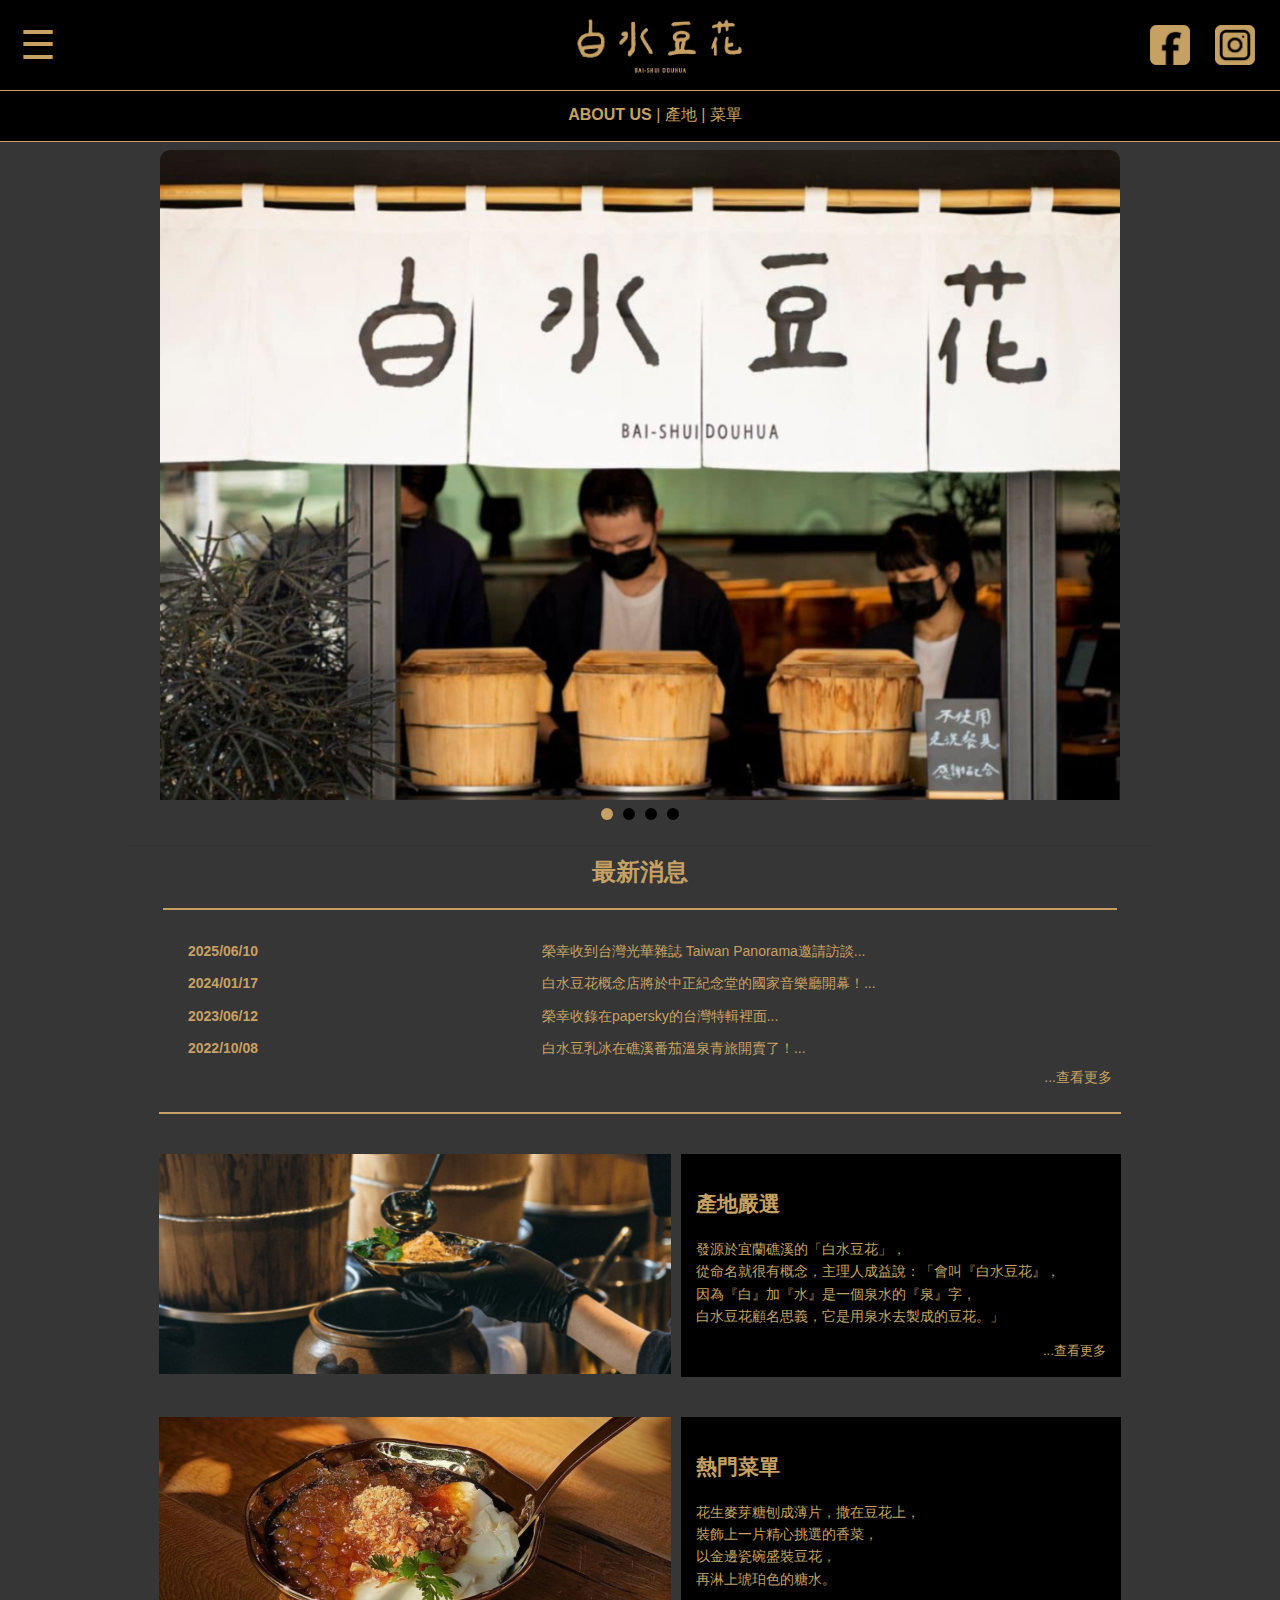
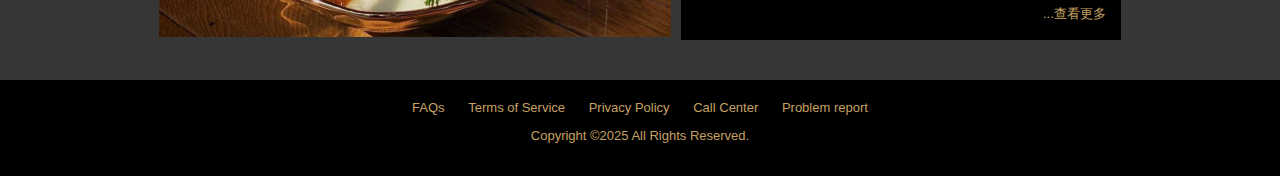
<file: BAISHUI/index.html>
<!DOCTYPE html>
<html lang="zh-Hant">
<head>
  <meta charset="UTF-8">
  <meta name="viewport" content="width=device-width, initial-scale=1.0">
  <title>白水豆花-首頁</title>
  <link rel="stylesheet" href="style.css">
</head>
<body>
  <!-- 頂部導覽列 -->
  <header class="navbar">
    <div class="menu-icon">☰</div>
    <div class="logo">
      <img src="./photo/BS LOGO.png">
    </div>
    <div class="icons">
      <a href="https://www.facebook.com/baishuidouhua/?locale=zh_TW" target="_blank">
        <img src="./photo/fb icon.png" alt="Facebook">
      </a>
      <a href="https://www.instagram.com/baishuidouhua/" target="_blank">
        <img src="./photo/ig icon.png" alt="Instagram">
      </a>
    </div>
  </header>

  <!-- 主選單 -->
<nav class="main-nav">
  <a href="index.html" class="active">ABOUT US</a> |
  <a href="origin.html">產地</a> |
  <a href="menu.html">菜單</a>
</nav>

  <!-- 輪播圖區 -->
  <section class="carousel">
    <!-- Radio 按鈕控制每張圖片 -->
  <input type="radio" name="slider" id="slide1" checked>
  <input type="radio" name="slider" id="slide2">
  <input type="radio" name="slider" id="slide3">
  <input type="radio" name="slider" id="slide4">

  <div class="carousel-inner">
    <div class="slide">
      <img src="./photo/輪播1.png" alt="圖1">
    </div>
    <div class="slide">
      <img src="./photo/輪播2.png" alt="圖2">
    </div><div class="slide">
      <img src="./photo/輪播3.png" alt="圖3">
    </div><div class="slide">
      <img src="./photo/輪播4.png" alt="圖4">
    </div>
  </div>
  <!-- 手動切換按鈕 -->
  <div class="carousel-controls">
    <label for="slide1" class="dot"></label>
    <label for="slide2" class="dot"></label>
    <label for="slide3" class="dot"></label>
    <label for="slide4" class="dot"></label>
  </div>
  </section>

  <!-- 最新消息 -->
  <section class="news">
    <h2>最新消息</h2>
    <hr class="divider">
    <div class="news-list">
      <p><span class="date">2025/06/10</span> 榮幸收到台灣光華雜誌 Taiwan Panorama邀請訪談...</p>
      <p><span class="date">2024/01/17</span> 白水豆花概念店將於中正紀念堂的國家音樂廳開幕！...</p>
      <p><span class="date">2023/06/12</span> 榮幸收錄在papersky的台灣特輯裡面...</p>
      <p><span class="date">2022/10/08</span> 白水豆乳冰在礁溪番茄溫泉青旅開賣了！...</p>
    </div>

    <div class="more">...查看更多</div>
  </section>

  <hr class="divider1">

  <!-- 產地嚴選 -->
  <section class="section">
    <div class="image"><img src="./photo/產地嚴選.png"></div>
    <div class="text">
      <h2>產地嚴選</h2>
      <p>發源於宜蘭礁溪的「白水豆花」，<br>
         從命名就很有概念，主理人成益說：「會叫『白水豆花』，<br>
         因為『白』加『水』是一個泉水的『泉』字，<br>
         白水豆花顧名思義，它是用泉水去製成的豆花。」</p>
      <div class="more2">
        <a href="origin.html">...查看更多</a>
      </div>
    </div>
  </section>

    <!-- 熱門菜單 -->
  <section class="section">
    <div class="image"><img src="./photo/熱門菜單.png"></div>
    <div class="text">
      <h2>熱門菜單</h2>
      <p>花生麥芽糖刨成薄片，撒在豆花上，<br>
         裝飾上一片精心挑選的香菜，<br>
         以金邊瓷碗盛裝豆花，<br>
         再淋上琥珀色的糖水。</p>
      <div class="more2">
        <a href="menu.html">...查看更多</a>
      </div>
    </div>
  </section>

  <!-- 頁尾 -->
  <footer class="footer">
    <div class="footer-links">
      <a href="#">FAQs</a>
      <a href="#">Terms of Service</a>
      <a href="#">Privacy Policy</a>
      <a href="#">Call Center</a>
      <a href="#">Problem report</a>
    </div>
    <p class="copyright">Copyright ©2025 All Rights Reserved.</p>
  </footer>
</body>
</html>
</file>
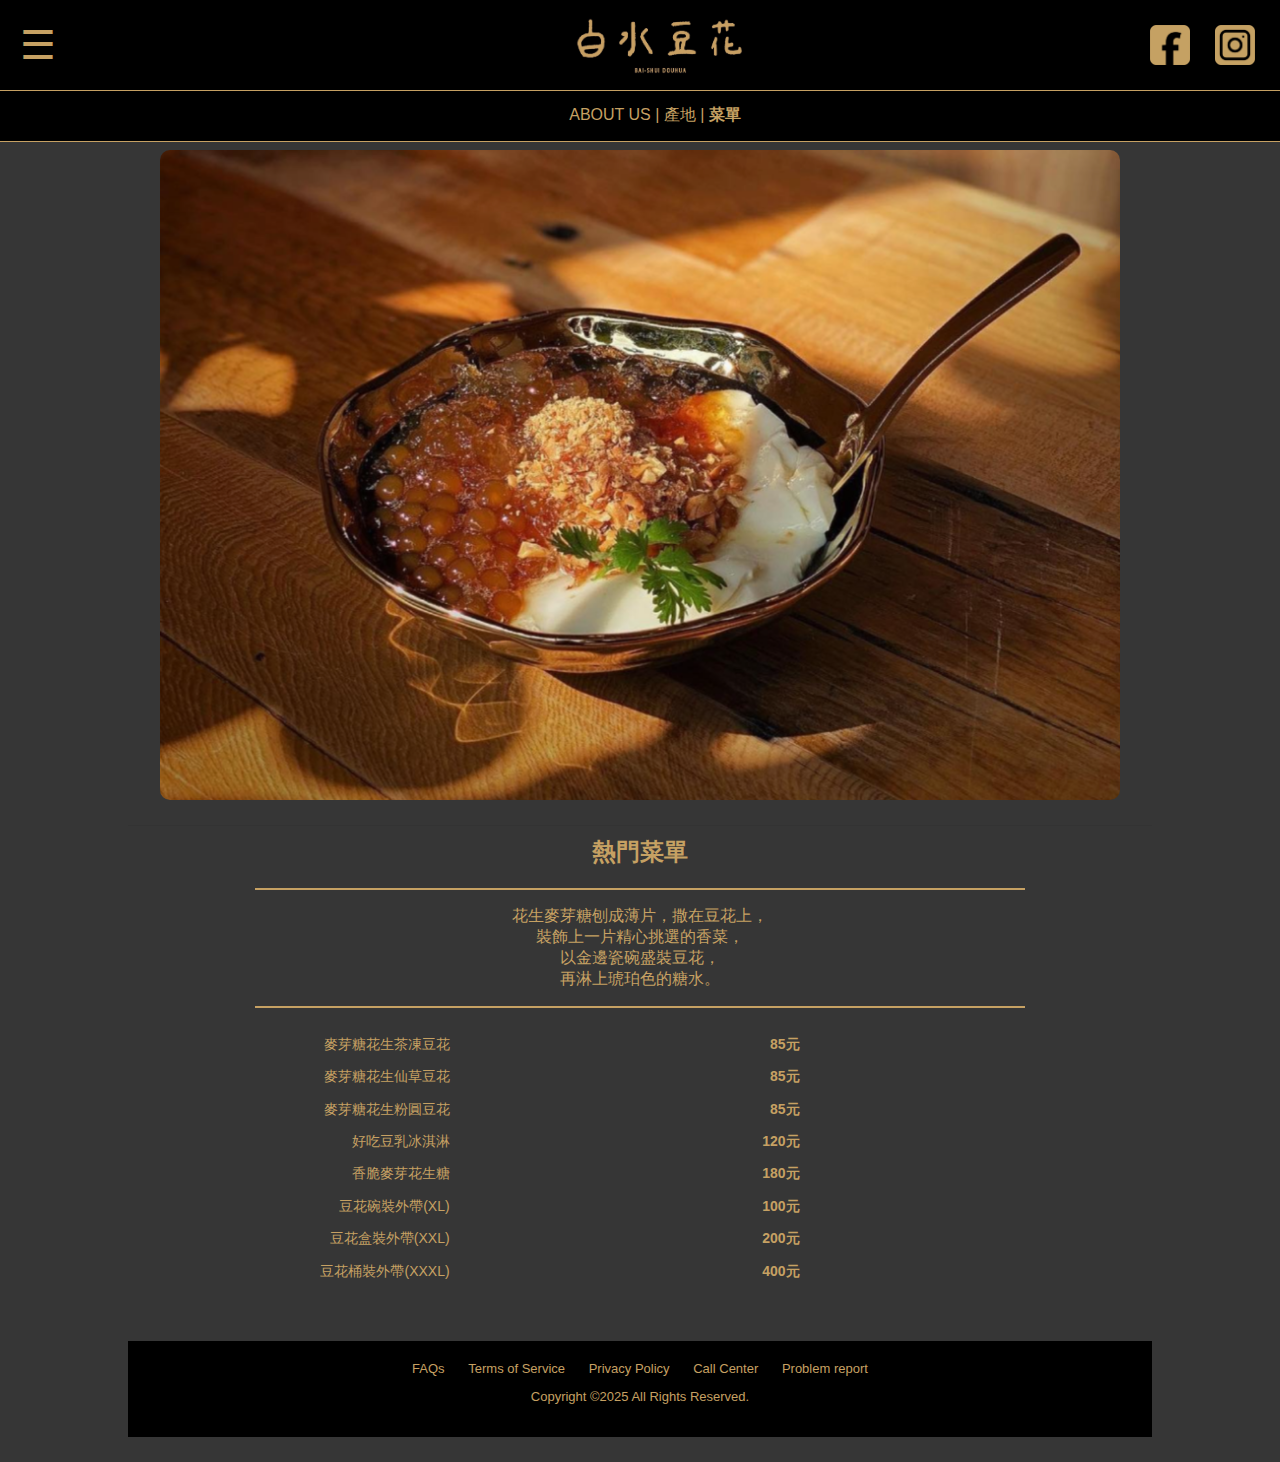
<file: BAISHUI/menu.html>
<!DOCTYPE html>
<html lang="zh-Hant">
<head>
  <meta charset="UTF-8">
  <meta name="viewport" content="width=device-width, initial-scale=1.0">
  <title>白水豆花-菜單</title>
  <link rel="stylesheet" href="style.css">
</head>
<body>
  <!-- 導覽列 -->
  <header class="navbar">
    <div class="menu-icon">☰</div>
    <div class="logo">
      <img src="./photo/BS LOGO.png">
    </div>
    <div class="icons">
      <a href="https://www.facebook.com/baishuidouhua/?locale=zh_TW" target="_blank">
        <img src="./photo/fb icon.png" alt="Facebook">
      </a>
      <a href="https://www.instagram.com/baishuidouhua/" target="_blank">
        <img src="./photo/ig icon.png" alt="Instagram">
      </a>
    </div>
  </header>

  <!-- 主選單 -->
<nav class="main-nav">
  <a href="index.html">ABOUT US</a> |
  <a href="origin.html">產地</a> |
  <a href="menu.html" class="active">菜單</a>
</nav>

  <!-- 單張圖片區 -->
<section class="carousel">
  <div class="carousel-inner">
    <div class="slide">
      <img src="./photo/熱門菜單.png" alt="熱門菜單">
    </div>
  </div>
</section>

  <!-- 產地內容區 -->
  <section class="news">
    <h2>熱門菜單</h2>

     <hr class="divider1">
    <p>
        花生麥芽糖刨成薄片，撒在豆花上，<br>
        裝飾上一片精心挑選的香菜，<br>
        以金邊瓷碗盛裝豆花，<br>
        再淋上琥珀色的糖水。
        <br>
    </p>

     <hr class="divider1">

   <section class="menu">
    <div class="menu-list">
      <p>麥芽糖花生茶凍豆花<span class="prise">85元</span></p>
      <p>麥芽糖花生仙草豆花<span class="prise">85元</span></p>
      <p>麥芽糖花生粉圓豆花<span class="prise">85元</span></p>
      <p>好吃豆乳冰淇淋<span class="prise">120元</span></p>
      <p>香脆麥芽花生糖<span class="prise">180元</span></p>
      <p>豆花碗裝外帶(XL)<span class="prise">100元</span></p>
      <p>豆花盒裝外帶(XXL)<span class="prise">200元</span></p>
      <p>豆花桶裝外帶(XXXL)<span class="prise">400元</span></p>
    </div>
        <p>
            <br>
    </p>
  </section>
  

  <!-- 頁尾 -->
  <footer class="footer">
    <div class="footer-links">
      <a href="#">FAQs</a>
      <a href="#">Terms of Service</a>
      <a href="#">Privacy Policy</a>
      <a href="#">Call Center</a>
      <a href="#">Problem report</a>
    </div>
    <p class="copyright">Copyright ©2025 All Rights Reserved.</p>
  </footer>
</body>
</html>
</file>
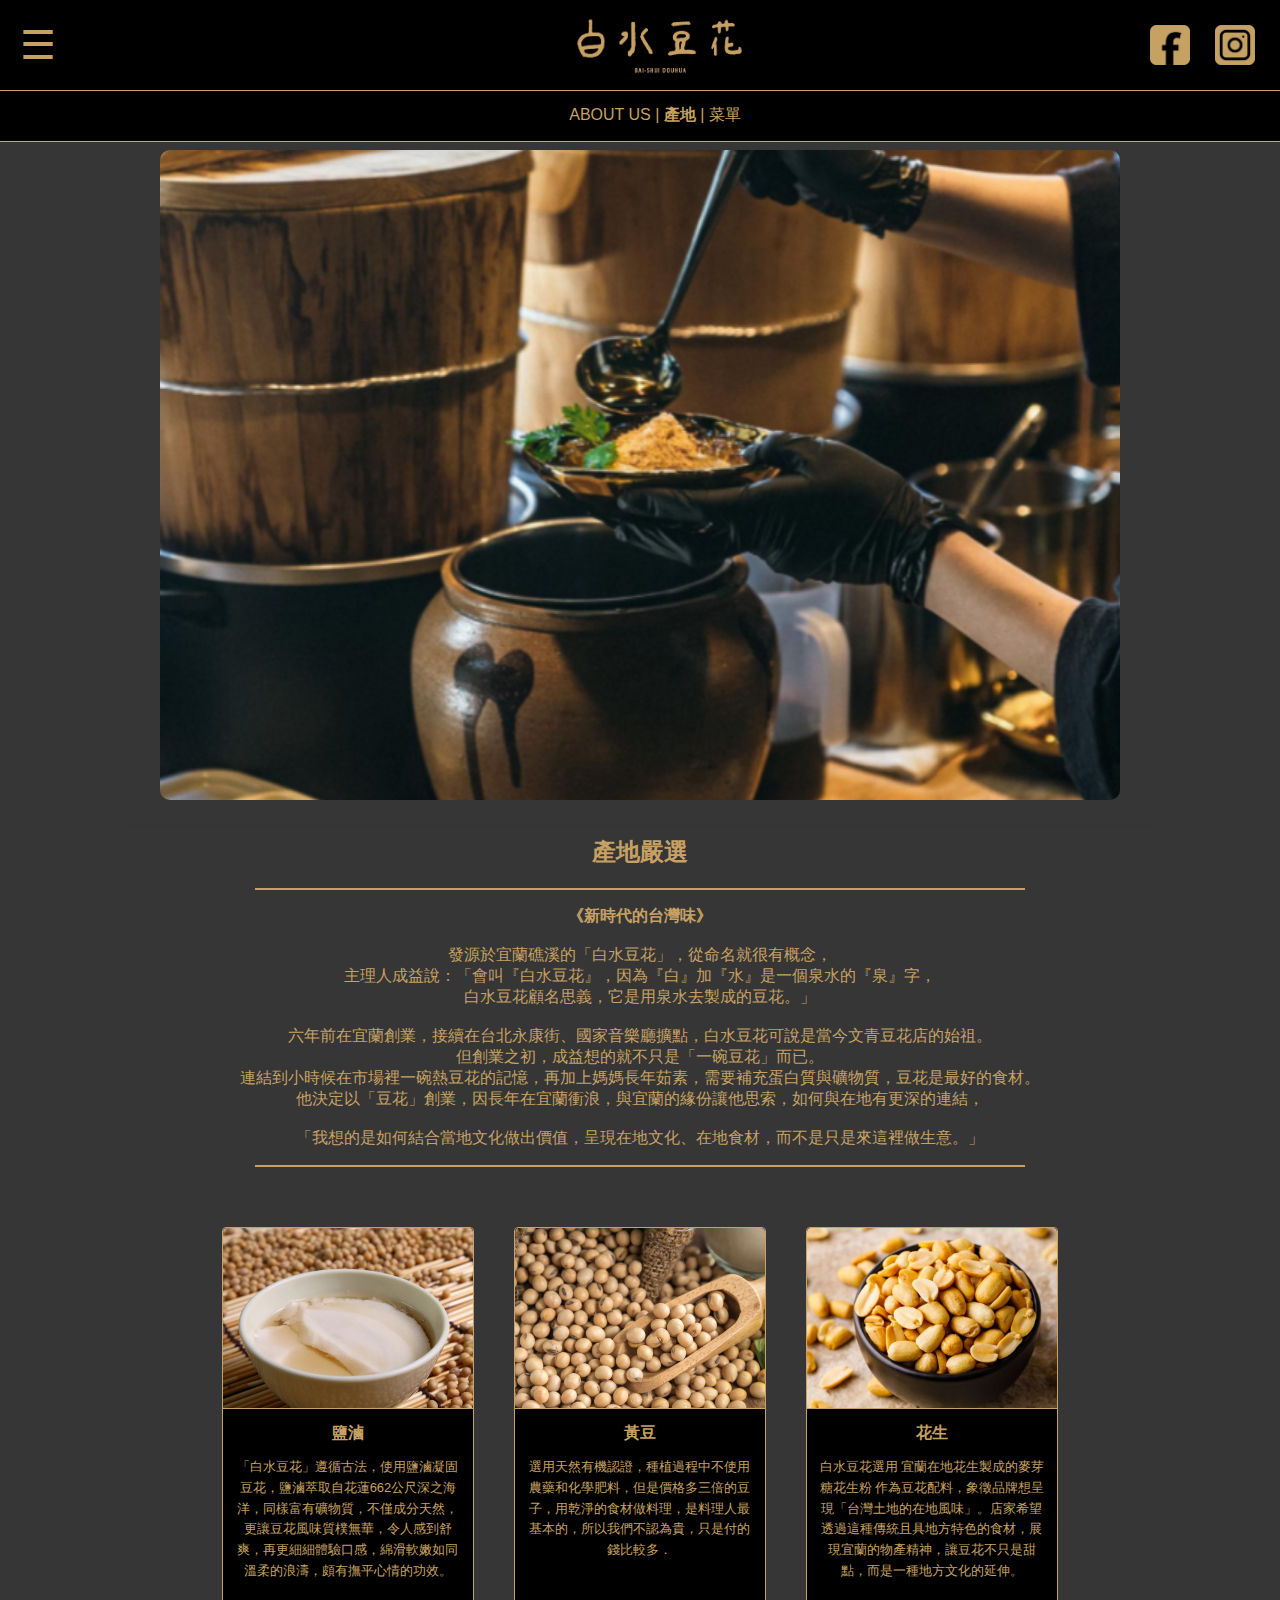
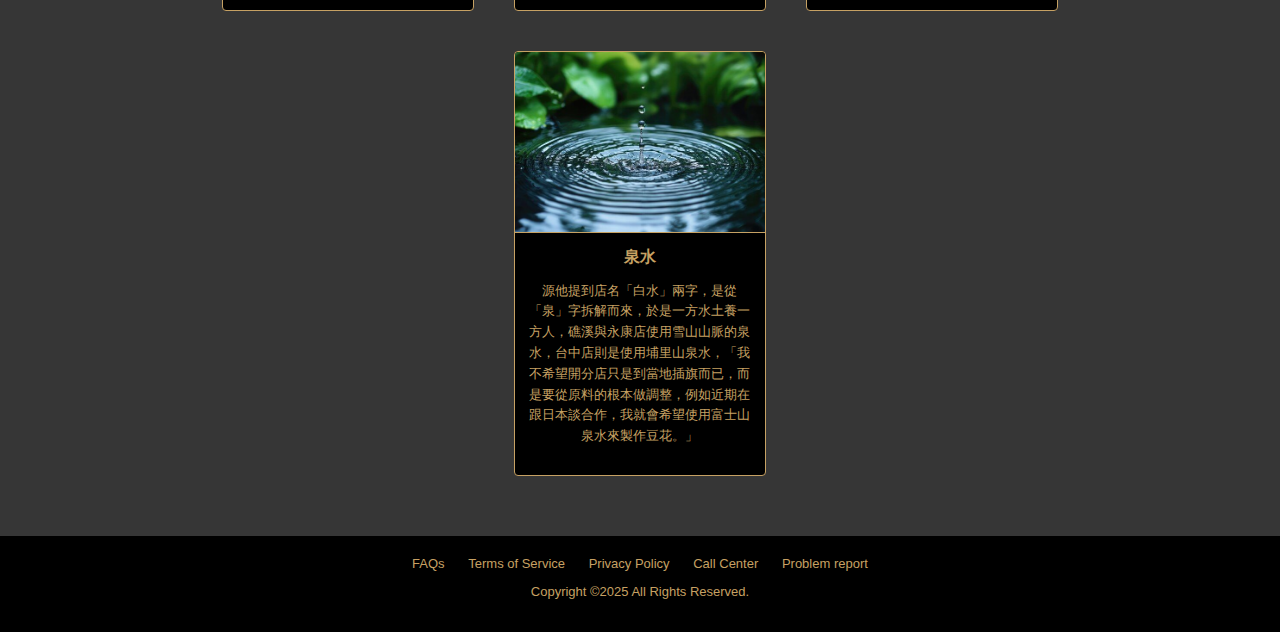
<file: BAISHUI/origin.html>
<!DOCTYPE html>
<html lang="zh-Hant">
<head>
  <meta charset="UTF-8">
  <meta name="viewport" content="width=device-width, initial-scale=1.0">
  <title>白水豆花-產地</title>
  <link rel="stylesheet" href="style.css">
</head>
<body>
  <!-- 導覽列 -->
  <header class="navbar">
    <div class="menu-icon">☰</div>
    <div class="logo">
      <img src="./photo/BS LOGO.png">
    </div>
    <div class="icons">
      <a href="https://www.facebook.com/baishuidouhua/?locale=zh_TW" target="_blank">
        <img src="./photo/fb icon.png" alt="Facebook">
      </a>
      <a href="https://www.instagram.com/baishuidouhua/" target="_blank">
        <img src="./photo/ig icon.png" alt="Instagram">
      </a>
    </div>
  </header>

  <!-- 主選單 -->
<nav class="main-nav">
  <a href="index.html">ABOUT US</a> |
  <a href="origin.html" class="active">產地</a> |
  <a href="menu.html">菜單</a>
</nav>

  <!-- 單張圖片區 -->
<section class="carousel">
  <div class="carousel-inner">
    <div class="slide">
      <img src="./photo/產地嚴選.png" alt="產地嚴選">
    </div>
  </div>
</section>

  <!-- 產地內容區 -->
  <section class="news">
    <h2>產地嚴選</h2>

     <hr class="divider1">
    <p>
        <strong>《新時代的台灣味》</strong><br>
        <br>
        發源於宜蘭礁溪的「白水豆花」，從命名就很有概念，<br>
        主理人成益說：「會叫『白水豆花』，因為『白』加『水』是一個泉水的『泉』字，<br>
        白水豆花顧名思義，它是用泉水去製成的豆花。」<br>
        <br>
        六年前在宜蘭創業，接續在台北永康街、國家音樂廳擴點，白水豆花可說是當今文青豆花店的始祖。<br>
        但創業之初，成益想的就不只是「一碗豆花」而已。<br>
        連結到小時候在市場裡一碗熱豆花的記憶，再加上媽媽長年茹素，需要補充蛋白質與礦物質，豆花是最好的食材。<br>
        他決定以「豆花」創業，因長年在宜蘭衝浪，與宜蘭的緣份讓他思索，如何與在地有更深的連結，<br>
        <br>
        「我想的是如何結合當地文化做出價值，呈現在地文化、在地食材，而不是只是來這裡做生意。」 
    </p>

     <hr class="divider1">

  <!-- 🟡 這是新的產地卡片區 -->
  <section class="origin-section">
    <div class="card">
      <img src="./photo/Bittern.png" alt="鹽滷">
      <h3>鹽滷</h3>
      <p>「白水豆花」遵循古法，使用鹽滷凝固豆花，鹽滷萃取自花蓮662公尺深之海洋，同樣富有礦物質，不僅成分天然，更讓豆花風味質樸無華，令人感到舒爽，再更細細體驗口感，綿滑軟嫩如同溫柔的浪濤，頗有撫平心情的功效。</p>
    </div>

    <div class="card">
      <img src="./photo/bean.jpg" alt="黃豆">
      <h3>黃豆</h3>
      <p>選用天然有機認證，種植過程中不使用農藥和化學肥料，但是價格多三倍的豆子，用乾淨的食材做料理，是料理人最基本的，所以我們不認為貴，只是付的錢比較多．</p>
    </div>

    <div class="card">
      <img src="./photo/peanut.jpg" alt="花生">
      <h3>花生</h3>
      <p>白水豆花選用 宜蘭在地花生製成的麥芽糖花生粉 作為豆花配料，象徵品牌想呈現「台灣土地的在地風味」。店家希望透過這種傳統且具地方特色的食材，展現宜蘭的物產精神，讓豆花不只是甜點，而是一種地方文化的延伸。</p>
    </div>

    <div class="card">
      <img src="./photo/water.jpg" alt="泉水">
      <h3>泉水</h3>
      <p>源他提到店名「白水」兩字，是從「泉」字拆解而來，於是一方水土養一方人，礁溪與永康店使用雪山山脈的泉水，台中店則是使用埔里山泉水，「我不希望開分店只是到當地插旗而已，而是要從原料的根本做調整，例如近期在跟日本談合作，我就會希望使用富士山泉水來製作豆花。」</p>
    </div>
  </section>
</section>
  

  <!-- 頁尾 -->
  <footer class="footer">
    <div class="footer-links">
      <a href="#">FAQs</a>
      <a href="#">Terms of Service</a>
      <a href="#">Privacy Policy</a>
      <a href="#">Call Center</a>
      <a href="#">Problem report</a>
    </div>
    <p class="copyright">Copyright ©2025 All Rights Reserved.</p>
  </footer>
</body>
</html>
</file>
<file: BAISHUI/style.css>
body {
  font-family: "Noto Sans TC", sans-serif;
  background-color: #363636;
  color: #c6a163;
  margin: 0;
  padding-top: 130px;
}

/* 導覽列 */
.navbar {
  position: fixed;         /* ✅ 固定在畫面上 */
  top: 0;
  left: 0;
  width: 100%;
  z-index: 1000;           /* 確保在最上層 */
  display: flex;
  align-items: center;
  justify-content: space-between;
  background-color: #000000;
  padding: 10px 20px;
  height: 70px;
  border-bottom: 1px solid #c6a163; /* ✅ 下方橫線 */
}

.logo img{
  height: 100%;       /* ✅ 讓圖片高度跟 header 一樣 */
  width: auto;        /* 自動維持比例 */
  object-fit: contain; /* 確保圖片完整顯示不被裁切 */
  display: block;
}

.menu-icon {
  font-size: 40px;
  cursor: pointer;
  color: #c6a163;
  flex: 0 0 100px;
}
.logo {
  height: 100%;          /* ✅ 讓 logo 區塊跟 header 一樣高 */
  display: flex;
  align-items: center;

}
.icons {
  display: flex;
  gap: 75px;
  flex: 0 0 100px;
}

.icons a {
  display: flex;         /* 或 block 也可以 */
  align-items: center;   /* 讓圖置中 */
  height: 40px;
  margin-left: -50px; /* 每個 icon 往左微調 */
}

.icons a img {
  height: 100%;
  width: auto;
  object-fit: contain;
  display: block;
  transition: transform 0.2s ease;
}
.icons a:hover img {
  transform: scale(1.1); /* 滑過放大一點 */
}

/* 主選單 */
.main-nav {
  position: fixed;          /* ✅ 讓主選單也固定 */
  top: 90px;                /* ✅ 緊接在 header 下方 */
  left: 0;
  width: 100%;
  background-color: #000000; /* 與 header 一致 */
  text-align: center;
  padding: 15px;
  z-index: 999;             /* 比內容高，但低於 navbar */
  border-bottom: 1px solid #c6a163; /* ✅ 下方橫線 */
}

.main-nav a {
  color: #c6a163;
  text-decoration: none;
  margin: 130px auto 0;   /* ✅ 預留上方空間避免被擋住 */
}

/* 分隔線 */
.divider1 {
  border: 0.5px solid #c6a163;
  width: 75%;
  margin: auto;
}
.divider {
  border: 0.5px solid #c6a163;
  width: 93%;
  margin-bottom: 30px;
}
/* 輪播圖區 */
.carousel {
  position: relative;
  text-align: center;
  margin: 20px auto;
  width: 75%;
  overflow: hidden;
  border-radius: 10px;
}
/* 切換點點 */
.carousel-controls {
  margin-top: 8px;
  display: flex;
  justify-content: center;
  align-items: center;
  gap: 10px;
}

/* 隱藏 radio 按鈕 */
.carousel input {
  display: none;
}

/* 圖片區 */
.carousel-inner {
  display: flex;
  width: 100%; /* 4 張圖 */
  transition: transform 0.5s ease;
}

.slide {
  width: 100%;
  flex-shrink: 0;
  overflow: hidden;
}

.slide img {
  width: 100%;
  height: 650px; /* 固定高度，依你的 .carousel-img 高度 */
  object-fit: cover; /* ← 關鍵，讓圖片維持比例、上下裁切 */
  object-position: center; /* 圖片居中 */
  display: block;
}

.dot {
  width: 12px;
  height: 12px;
  background-color: #000000;
  border-radius: 50%;
  cursor: pointer;
}

/* 點選不同 radio → 改變位置 */
#slide1:checked ~ .carousel-inner {
  transform: translateX(0%);
}
#slide2:checked ~ .carousel-inner {
  transform: translateX(-100%);
}
#slide3:checked ~ .carousel-inner {
  transform: translateX(-200%);
}
#slide4:checked ~ .carousel-inner {
  transform: translateX(-300%);
}

/* 對應的點點變色 */
#slide1:checked ~ .carousel-controls label[for="slide1"],
#slide2:checked ~ .carousel-controls label[for="slide2"],
#slide3:checked ~ .carousel-controls label[for="slide3"],
#slide4:checked ~ .carousel-controls label[for="slide4"]  {
  background-color: #c6a163;
}

/* 最新消息 */
.news {
  text-align: center;
  margin: 25px auto;
  width: 80%;
}
.news h2 {
  border-top: 1px solid #333;
  padding-top: 10px;
}

.news-list .date {
  display: inline-block;
  width: 350px;       /* 固定寬度，所有日期對齊 */
  font-weight: bold;
}
.news-list p {
  text-align: left;
  font-size: 14px;
  margin: 10px 0;
  line-height: 1.6;
  padding-left: 60px;
}

.more {
  text-align: right;
  font-size: 14px;
  color: #c6a163;
  padding-right: 40px;
}

/* 熱門菜單 & 產地嚴選 */
.section {
  display: flex;
  justify-content: center;
  align-items: flex-start;
  margin: 40px auto;
  width: 80%;
  gap: 10px;
}
.image {
  background-color: #000000;
  width: 50%;
  height: 220px;
  display: flex;
  justify-content: center;
  align-items: center;
  color: #c6a163;
  font-weight: bold;
  overflow: hidden;
}
.image img{
  width: 100%;
  height: 100%;          /* ✅ 讓圖片高度填滿容器 */
  object-fit: cover;     /* ✅ 自動裁切多餘部分，保持比例 */
  display: block;
}
.text {
  background-color: #000000;
  color: #c6a163;
  width: 40%;
  padding: 15px;
  font-size: 14px;
  line-height: 1.6;
}
.more2 {
  text-align: right;
  font-size: 13px;
  color: #c6a163;
}
/* 頁尾 */
.footer {
  background-color: #000000;
  padding: 20px;
  font-size: 13px;
  text-align: center;
}
.footer-links {
  margin-bottom: 10px;
}
.footer-links a {
  color: #c6a163;
  margin: 0 10px;
  text-decoration: none;
}
.footer-links a:hover {
  text-decoration: underline;
}

/* 🟡 最新消息 hover 底線效果 */
.news-list p:hover {
  text-decoration: underline;
  cursor: pointer;
}

/* 🟡 右邊 ...查看更多 hover 底線效果 */
.more:hover {
  text-decoration: underline;
  cursor: pointer;
}

.more2 a {
  color: inherit;           /* 繼承 .more2 的文字顏色 */
  text-decoration: none;    /* 預設不要底線 */
}

.more2 a:hover {
  text-decoration: underline; /* 滑過才出現底線 */
  cursor: pointer;
}


/* 滑過有底線 */
.main-nav a:hover {
  text-decoration: underline;
}

/* 當前頁面 active 狀態 */
.main-nav a.active {
  font-weight: 700; /* 粗體 */
}

/* 🟡 產地卡片區 */
.origin-section {
  display: flex;
  flex-wrap: wrap;
  justify-content: center;
  gap: 40px;
  width: 85%;
  margin: 60px auto;
}

.card {
  background-color: #000000;
  border: 1px solid #c6a163;
  width: 250px;
  text-align: center;
  color: #c6a163;
  transition: transform 0.4s ease, box-shadow 0.4s ease;
  border-radius: 4px;
  transform-origin: center; /* 讓放大從中心發生 */
}

.card:hover {
  transform: scale(1.05);
}

.card img {
  width: 100%;
  height: 180px;
  object-fit: cover;
  border-bottom: 1px solid #c6a163;
  border-top-left-radius: 4px;
  border-top-right-radius: 4px;
}

.card h3 {
  font-size: 16px;
  margin: 10px 0 5px;
  font-weight: bold;
}

.card p {
  font-size: 13px;
  padding: 0 10px 15px;
  line-height: 1.6;
}

.img-wrap {
  position: relative;
  width: 100%;
  height: 180px;
  overflow: hidden;
  border-bottom: 1px solid #c6a163;
}

.img-wrap img {
  width: 100%;
  height: 100%;
  object-fit: cover;
  border-top-left-radius: 4px;
  border-top-right-radius: 4px;
}

/* 🟡 右下角數字 */
.tag {
  position: absolute;
  bottom: 8px;
  right: 10px;
  font-size: 18px;
  font-weight: bold;
  color: rgba(198, 161, 99, 0.85); /* 金色透明感 */
  text-shadow: 1px 1px 2px rgba(0,0,0,0.6);
  pointer-events: none;
}

.menu {
  text-align: center;
  margin: 25px auto;
  width: 80%;
}
.menu h2 {
  border-top: 1px solid #333;
  padding-top: 10px;
}

.menu-list .prise {
  display: inline-block;
  width: 350px;       /* 固定寬度，所有日期對齊 */
  font-weight: bold;
}
.menu-list p {
  text-align: right;
  font-size: 14px;
  margin: 10px 0;
  line-height: 1.6;
  padding-left: 85px;
  padding-right: 250px;
}
</file>
